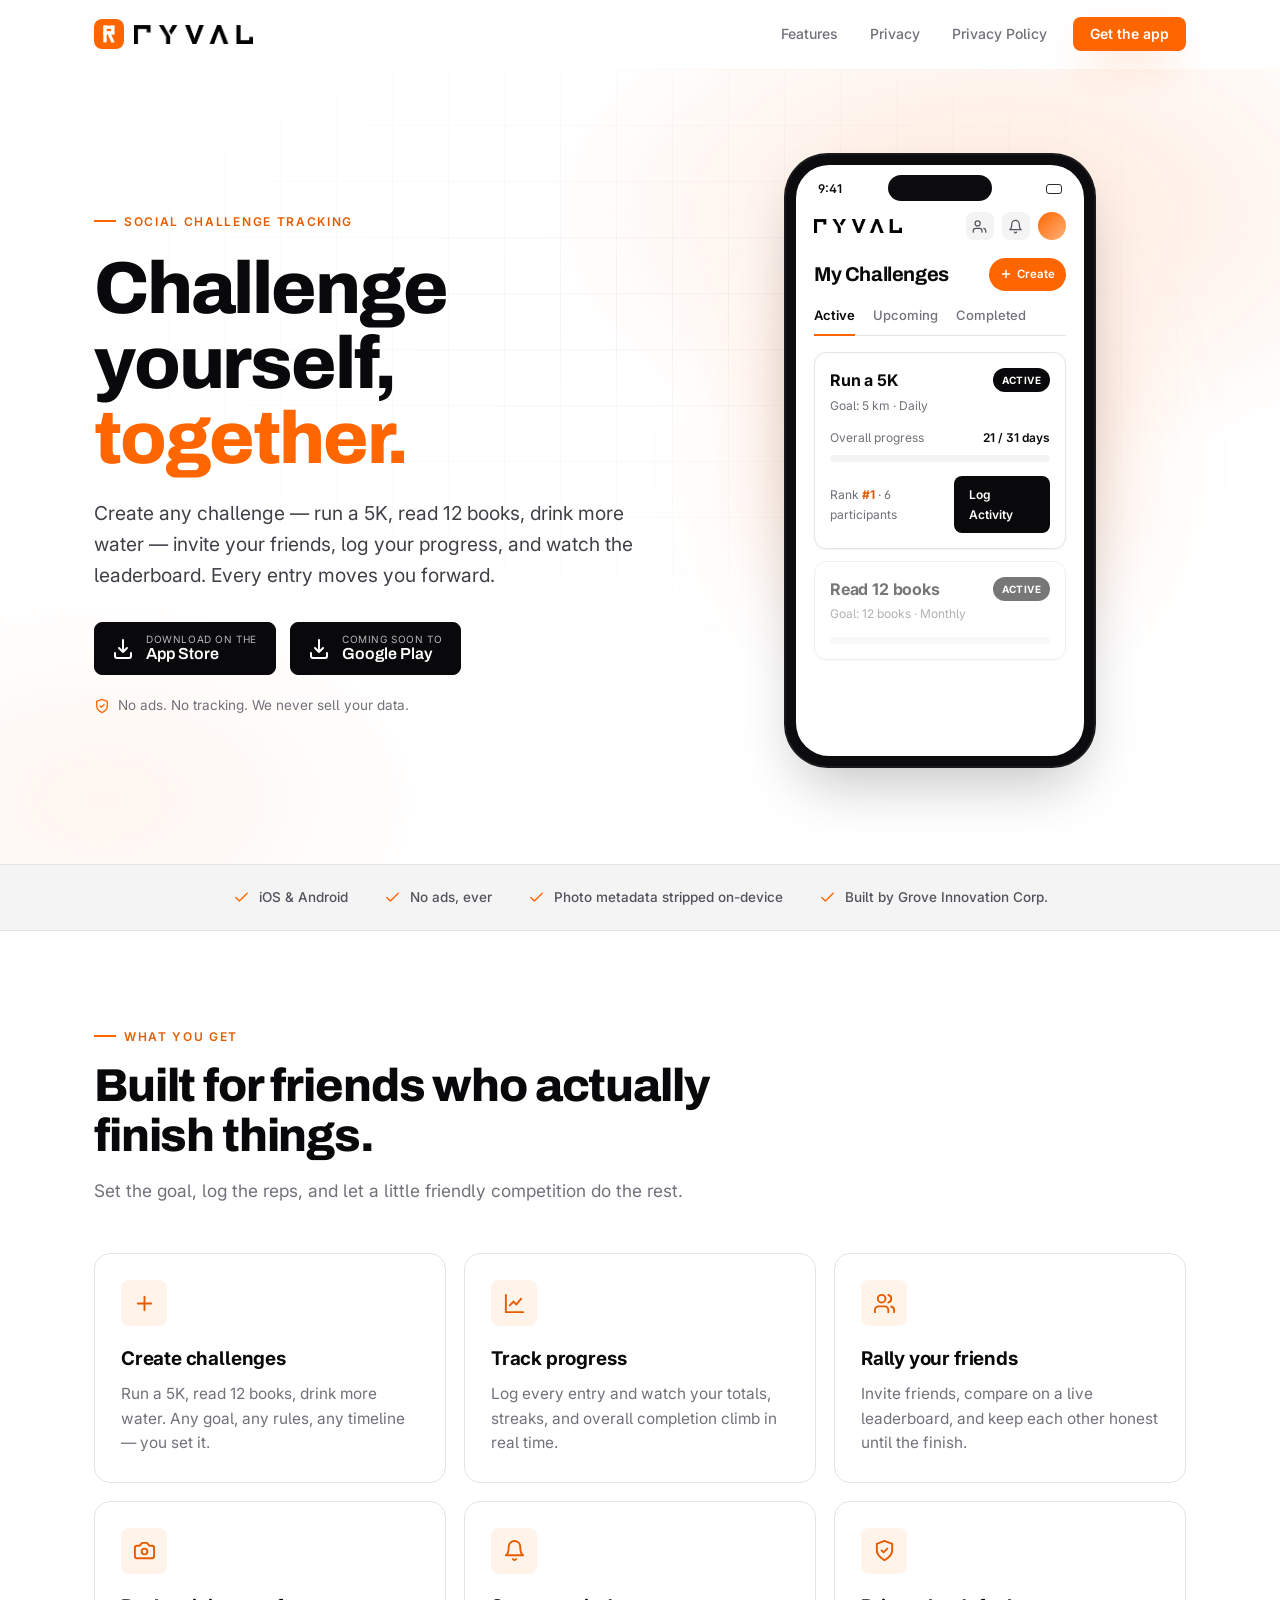
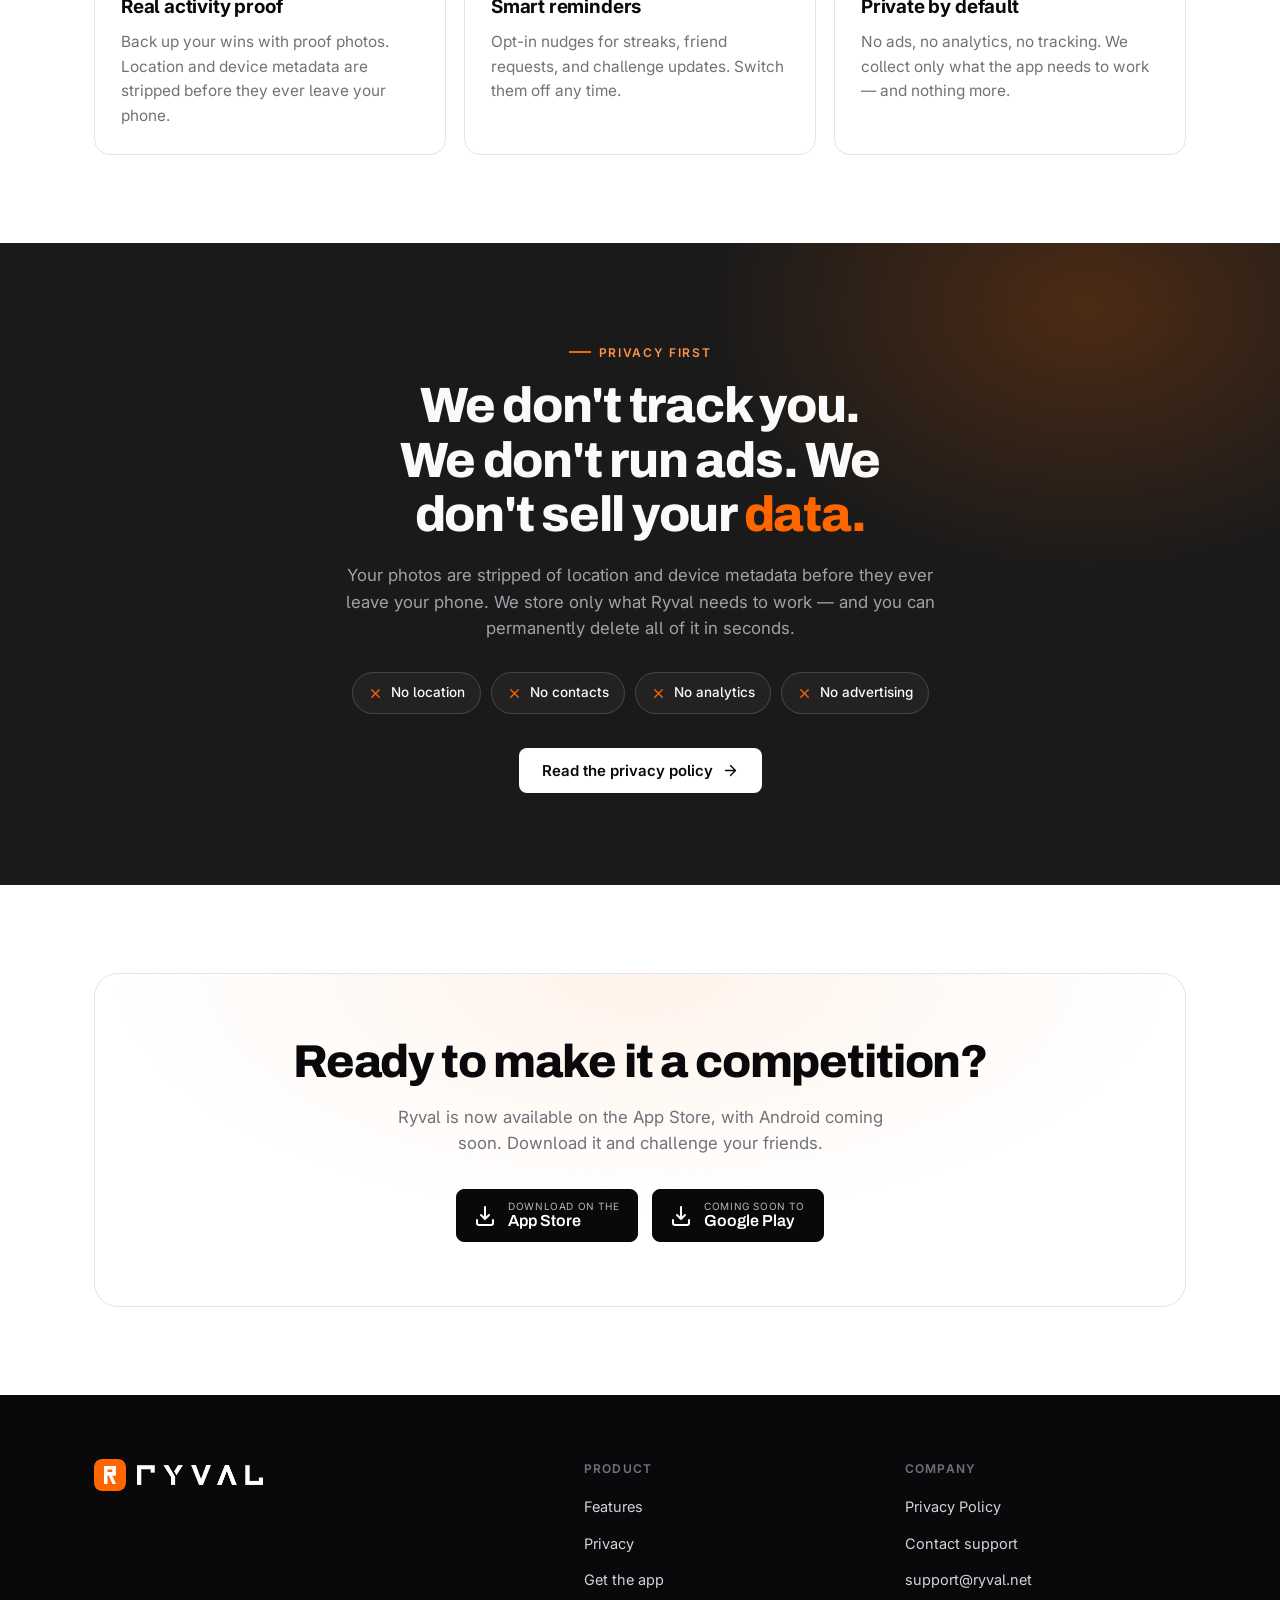
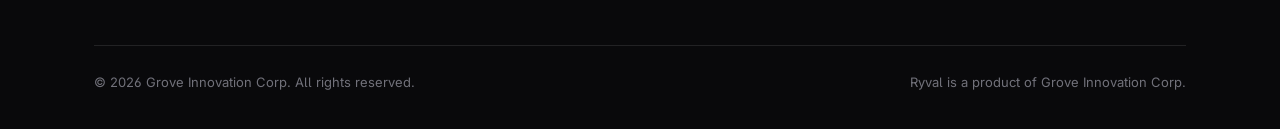
<file: index.html>
<!DOCTYPE html>
<html lang="en">
<head>
  <meta charset="UTF-8" />
  <meta name="viewport" content="width=device-width, initial-scale=1.0" />
  <title>Ryval — Challenge yourself, together</title>
  <meta name="description" content="Ryval is a social challenge tracking app. Create challenges, log your progress, and rally your friends on the leaderboard. No ads. No tracking. Built by Grove Innovation Corp." />

  <link rel="canonical" href="https://ryval.net/" />
  <link rel="icon" href="/assets/favicon.svg" type="image/svg+xml" />
  <link rel="apple-touch-icon" href="/assets/favicon.svg" />
  <meta name="theme-color" content="#ff6600" />

  <!-- Open Graph -->
  <meta property="og:type" content="website" />
  <meta property="og:title" content="Ryval — Challenge yourself, together" />
  <meta property="og:description" content="Create challenges, track your progress, and rally your friends. Ryval turns goals into a game you play together." />
  <meta property="og:url" content="https://ryval.net/" />
  <meta property="og:site_name" content="Ryval" />

  <!-- Fonts -->
  <link rel="preconnect" href="https://fonts.googleapis.com" />
  <link rel="preconnect" href="https://fonts.gstatic.com" crossorigin />
  <link href="https://fonts.googleapis.com/css2?family=Archivo:wght@600;700;800;900&family=Inter:wght@400;500;600;700&display=swap" rel="stylesheet" />

  <link rel="stylesheet" href="/styles.css" />
</head>
<body>

  <!-- ============ Header ============ -->
  <header class="site-header" id="siteHeader">
    <div class="wrap nav">
      <a class="brand" href="/" aria-label="Ryval home">
        <img class="brand__mark" src="/assets/favicon.svg" alt="" width="30" height="30" />
        <img class="brand__wordmark" src="/assets/ryval-wordmark.png" alt="Ryval" />
      </a>
      <nav class="nav__links" aria-label="Primary">
        <a class="nav__link nav__link--hide-sm" href="#features">Features</a>
        <a class="nav__link nav__link--hide-sm" href="#privacy">Privacy</a>
        <a class="nav__link" href="/privacy">Privacy Policy</a>
        <a class="btn btn--primary btn--sm nav__cta" href="https://apps.apple.com/us/app/ryval-challenge-app/id6783577668" target="_blank" rel="noopener">Get the app</a>
      </nav>
    </div>
  </header>

  <main>
    <!-- ============ Hero ============ -->
    <section class="hero">
      <div class="hero__bg"></div>
      <div class="hero__grid"></div>
      <div class="wrap">
        <div class="hero__layout">
          <div class="hero__copy">
            <span class="eyebrow reveal" data-d="1">Social challenge tracking</span>
            <h1 class="reveal" data-d="2">Challenge yourself,<br /><span class="accent">together.</span></h1>
            <p class="hero__lead reveal" data-d="3">
              Create any challenge — run a 5K, read 12 books, drink more water — invite your
              friends, log your progress, and watch the leaderboard. Every entry moves you forward.
            </p>
            <div class="hero__actions reveal" data-d="4">
              <a class="store-btn" href="https://apps.apple.com/us/app/ryval-challenge-app/id6783577668" target="_blank" rel="noopener" aria-label="Download Ryval on the App Store">
                <svg viewBox="0 0 24 24" fill="none" stroke="currentColor" stroke-width="2" stroke-linecap="round" stroke-linejoin="round" aria-hidden="true"><path d="M12 3v12m0 0 4-4m-4 4-4-4"/><path d="M4 16v3a2 2 0 0 0 2 2h12a2 2 0 0 0 2-2v-3"/></svg>
                <span class="store-btn__text"><span class="store-btn__top">Download on the</span><span class="store-btn__bottom">App Store</span></span>
              </a>
              <span class="store-btn" role="img" aria-label="Coming soon to Google Play">
                <svg viewBox="0 0 24 24" fill="none" stroke="currentColor" stroke-width="2" stroke-linecap="round" stroke-linejoin="round" aria-hidden="true"><path d="M12 3v12m0 0 4-4m-4 4-4-4"/><path d="M4 16v3a2 2 0 0 0 2 2h12a2 2 0 0 0 2-2v-3"/></svg>
                <span class="store-btn__text"><span class="store-btn__top">Coming soon to</span><span class="store-btn__bottom">Google Play</span></span>
              </span>
            </div>
            <p class="hero__note reveal" data-d="5">
              <svg viewBox="0 0 24 24" fill="none" stroke="currentColor" stroke-width="2" stroke-linecap="round" stroke-linejoin="round" aria-hidden="true"><path d="M12 22s8-4 8-10V5l-8-3-8 3v7c0 6 8 10 8 10z"/><path d="m9 12 2 2 4-4"/></svg>
              No ads. No tracking. We never sell your data.
            </p>
          </div>

          <!-- Phone mockup -->
          <div class="phone-stage reveal" data-d="3" aria-hidden="true">
            <div class="phone">
              <div class="phone__screen">
                <div class="phone__notch"></div>
                <div class="app__status">
                  <span>9:41</span>
                  <span class="app__status-icons"><span></span></span>
                </div>
                <div class="app__bar">
                  <img class="app__logo" src="/assets/ryval-wordmark.png" alt="" style="filter:none;" />
                  <div class="app__icons">
                    <span class="app__icon"><svg viewBox="0 0 24 24" fill="none" stroke="currentColor" stroke-width="2" stroke-linecap="round" stroke-linejoin="round"><path d="M16 21v-2a4 4 0 0 0-4-4H6a4 4 0 0 0-4 4v2"/><circle cx="9" cy="7" r="4"/><path d="M22 21v-2a4 4 0 0 0-3-3.87"/></svg></span>
                    <span class="app__icon"><svg viewBox="0 0 24 24" fill="none" stroke="currentColor" stroke-width="2" stroke-linecap="round" stroke-linejoin="round"><path d="M6 8a6 6 0 0 1 12 0c0 7 3 9 3 9H3s3-2 3-9"/><path d="M10.3 21a1.94 1.94 0 0 0 3.4 0"/></svg></span>
                    <span class="app__avatar"></span>
                  </div>
                </div>
                <div class="app__body">
                  <div class="app__h">
                    <span class="app__title">My Challenges</span>
                    <span class="app__create"><svg viewBox="0 0 24 24" fill="none" stroke="currentColor" stroke-width="3" stroke-linecap="round"><path d="M12 5v14M5 12h14"/></svg>Create</span>
                  </div>
                  <div class="app__tabs">
                    <span class="app__tab app__tab--on">Active</span>
                    <span class="app__tab">Upcoming</span>
                    <span class="app__tab">Completed</span>
                  </div>

                  <div class="ch">
                    <div class="ch__top">
                      <div>
                        <div class="ch__name">Run a 5K</div>
                        <div class="ch__sub">Goal: 5 km · Daily</div>
                      </div>
                      <span class="ch__badge">Active</span>
                    </div>
                    <div class="ch__row"><span class="ch__row-label">Overall progress</span><span class="ch__row-val">21 / 31 days</span></div>
                    <div class="bar"><span class="bar__fill"></span></div>
                    <div class="ch__foot">
                      <span class="ch__rank">Rank <b>#1</b> · 6 participants</span>
                      <span class="ch__log">Log Activity</span>
                    </div>
                  </div>

                  <div class="ch ch--ghost">
                    <div class="ch__top">
                      <div>
                        <div class="ch__name">Read 12 books</div>
                        <div class="ch__sub">Goal: 12 books · Monthly</div>
                      </div>
                      <span class="ch__badge">Active</span>
                    </div>
                    <div class="bar" style="margin-top:13px;"><span class="bar__fill" style="width:42%;"></span></div>
                  </div>
                </div>
              </div>
            </div>
          </div>
        </div>
      </div>
    </section>

    <!-- ============ Trust strip ============ -->
    <div class="trust">
      <div class="wrap trust__inner">
        <span class="trust__item"><svg viewBox="0 0 24 24" fill="none" stroke="currentColor" stroke-width="2" stroke-linecap="round" stroke-linejoin="round"><path d="M20 6 9 17l-5-5"/></svg>iOS &amp; Android</span>
        <span class="trust__item"><svg viewBox="0 0 24 24" fill="none" stroke="currentColor" stroke-width="2" stroke-linecap="round" stroke-linejoin="round"><path d="M20 6 9 17l-5-5"/></svg>No ads, ever</span>
        <span class="trust__item"><svg viewBox="0 0 24 24" fill="none" stroke="currentColor" stroke-width="2" stroke-linecap="round" stroke-linejoin="round"><path d="M20 6 9 17l-5-5"/></svg>Photo metadata stripped on-device</span>
        <span class="trust__item"><svg viewBox="0 0 24 24" fill="none" stroke="currentColor" stroke-width="2" stroke-linecap="round" stroke-linejoin="round"><path d="M20 6 9 17l-5-5"/></svg>Built by Grove Innovation Corp.</span>
      </div>
    </div>

    <!-- ============ Features ============ -->
    <section class="section" id="features">
      <div class="wrap">
        <div class="section__head">
          <span class="eyebrow">What you get</span>
          <h2>Built for friends who actually finish things.</h2>
          <p class="section__sub">Set the goal, log the reps, and let a little friendly competition do the rest.</p>
        </div>
        <div class="features">
          <article class="feature">
            <div class="feature__icon"><svg viewBox="0 0 24 24" fill="none" stroke="currentColor" stroke-width="2" stroke-linecap="round" stroke-linejoin="round"><path d="M12 5v14M5 12h14"/></svg></div>
            <h3>Create challenges</h3>
            <p>Run a 5K, read 12 books, drink more water. Any goal, any rules, any timeline — you set it.</p>
          </article>
          <article class="feature">
            <div class="feature__icon"><svg viewBox="0 0 24 24" fill="none" stroke="currentColor" stroke-width="2" stroke-linecap="round" stroke-linejoin="round"><path d="M3 3v18h18"/><path d="m7 14 4-4 3 3 5-6"/></svg></div>
            <h3>Track progress</h3>
            <p>Log every entry and watch your totals, streaks, and overall completion climb in real time.</p>
          </article>
          <article class="feature">
            <div class="feature__icon"><svg viewBox="0 0 24 24" fill="none" stroke="currentColor" stroke-width="2" stroke-linecap="round" stroke-linejoin="round"><path d="M16 21v-2a4 4 0 0 0-4-4H6a4 4 0 0 0-4 4v2"/><circle cx="9" cy="7" r="4"/><path d="M22 21v-2a4 4 0 0 0-3-3.87"/><path d="M16 3.13a4 4 0 0 1 0 7.75"/></svg></div>
            <h3>Rally your friends</h3>
            <p>Invite friends, compare on a live leaderboard, and keep each other honest until the finish.</p>
          </article>
          <article class="feature">
            <div class="feature__icon"><svg viewBox="0 0 24 24" fill="none" stroke="currentColor" stroke-width="2" stroke-linecap="round" stroke-linejoin="round"><path d="M14.5 4h-5L7 7H4a2 2 0 0 0-2 2v9a2 2 0 0 0 2 2h16a2 2 0 0 0 2-2V9a2 2 0 0 0-2-2h-3l-2.5-3z"/><circle cx="12" cy="13" r="3"/></svg></div>
            <h3>Real activity proof</h3>
            <p>Back up your wins with proof photos. Location and device metadata are stripped before they ever leave your phone.</p>
          </article>
          <article class="feature">
            <div class="feature__icon"><svg viewBox="0 0 24 24" fill="none" stroke="currentColor" stroke-width="2" stroke-linecap="round" stroke-linejoin="round"><path d="M6 8a6 6 0 0 1 12 0c0 7 3 9 3 9H3s3-2 3-9"/><path d="M10.3 21a1.94 1.94 0 0 0 3.4 0"/></svg></div>
            <h3>Smart reminders</h3>
            <p>Opt-in nudges for streaks, friend requests, and challenge updates. Switch them off any time.</p>
          </article>
          <article class="feature">
            <div class="feature__icon"><svg viewBox="0 0 24 24" fill="none" stroke="currentColor" stroke-width="2" stroke-linecap="round" stroke-linejoin="round"><path d="M12 22s8-4 8-10V5l-8-3-8 3v7c0 6 8 10 8 10z"/><path d="m9 12 2 2 4-4"/></svg></div>
            <h3>Private by default</h3>
            <p>No ads, no analytics, no tracking. We collect only what the app needs to work — and nothing more.</p>
          </article>
        </div>
      </div>
    </section>

    <!-- ============ Privacy band ============ -->
    <section class="privacy-band" id="privacy">
      <div class="wrap privacy-band__inner">
        <span class="eyebrow">Privacy first</span>
        <h2>We don't track you. We don't run ads. We don't sell your <span class="accent">data.</span></h2>
        <p>
          Your photos are stripped of location and device metadata before they ever leave your phone.
          We store only what Ryval needs to work — and you can permanently delete all of it in seconds.
        </p>
        <div class="privacy-chips">
          <span class="chip"><svg viewBox="0 0 24 24" fill="none" stroke="currentColor" stroke-width="2" stroke-linecap="round" stroke-linejoin="round"><path d="M18 6 6 18M6 6l12 12"/></svg>No location</span>
          <span class="chip"><svg viewBox="0 0 24 24" fill="none" stroke="currentColor" stroke-width="2" stroke-linecap="round" stroke-linejoin="round"><path d="M18 6 6 18M6 6l12 12"/></svg>No contacts</span>
          <span class="chip"><svg viewBox="0 0 24 24" fill="none" stroke="currentColor" stroke-width="2" stroke-linecap="round" stroke-linejoin="round"><path d="M18 6 6 18M6 6l12 12"/></svg>No analytics</span>
          <span class="chip"><svg viewBox="0 0 24 24" fill="none" stroke="currentColor" stroke-width="2" stroke-linecap="round" stroke-linejoin="round"><path d="M18 6 6 18M6 6l12 12"/></svg>No advertising</span>
        </div>
        <a class="btn btn--light" href="/privacy">
          Read the privacy policy
          <svg viewBox="0 0 24 24" fill="none" stroke="currentColor" stroke-width="2" stroke-linecap="round" stroke-linejoin="round" aria-hidden="true"><path d="M5 12h14M12 5l7 7-7 7"/></svg>
        </a>
      </div>
    </section>

    <!-- ============ Final CTA ============ -->
    <section class="section cta" id="get">
      <div class="wrap">
        <div class="cta__box">
          <h2>Ready to make it a competition?</h2>
          <p>Ryval is now available on the App Store, with Android coming soon. Download it and challenge your friends.</p>
          <div class="cta__actions">
            <a class="store-btn" href="https://apps.apple.com/us/app/ryval-challenge-app/id6783577668" target="_blank" rel="noopener" aria-label="Download Ryval on the App Store">
              <svg viewBox="0 0 24 24" fill="none" stroke="currentColor" stroke-width="2" stroke-linecap="round" stroke-linejoin="round" aria-hidden="true"><path d="M12 3v12m0 0 4-4m-4 4-4-4"/><path d="M4 16v3a2 2 0 0 0 2 2h12a2 2 0 0 0 2-2v-3"/></svg>
              <span class="store-btn__text"><span class="store-btn__top">Download on the</span><span class="store-btn__bottom">App Store</span></span>
            </a>
            <span class="store-btn" role="img" aria-label="Coming soon to Google Play">
              <svg viewBox="0 0 24 24" fill="none" stroke="currentColor" stroke-width="2" stroke-linecap="round" stroke-linejoin="round" aria-hidden="true"><path d="M12 3v12m0 0 4-4m-4 4-4-4"/><path d="M4 16v3a2 2 0 0 0 2 2h12a2 2 0 0 0 2-2v-3"/></svg>
              <span class="store-btn__text"><span class="store-btn__top">Coming soon to</span><span class="store-btn__bottom">Google Play</span></span>
            </span>
          </div>
        </div>
      </div>
    </section>
  </main>

  <!-- ============ Footer ============ -->
  <footer class="site-footer">
    <div class="wrap">
      <div class="footer__grid">
        <div class="footer__brand">
          <div class="footer__brand-mark">
            <img class="brand__mark" src="/assets/favicon.svg" alt="" width="32" height="32" />
            <img class="footer__wordmark" src="/assets/ryval-wordmark.png" alt="Ryval" />
          </div>
        </div>

        <div class="footer__col">
          <h4>Product</h4>
          <ul>
            <li><a href="/#features">Features</a></li>
            <li><a href="/#privacy">Privacy</a></li>
            <li><a href="https://apps.apple.com/us/app/ryval-challenge-app/id6783577668" target="_blank" rel="noopener">Get the app</a></li>
          </ul>
        </div>

        <div class="footer__col">
          <h4>Company</h4>
          <ul>
            <li><a href="/privacy">Privacy Policy</a></li>
            <li><a href="mailto:support@ryval.net">Contact support</a></li>
            <li><a href="mailto:support@ryval.net">support@ryval.net</a></li>
          </ul>
        </div>
      </div>

      <div class="footer__bottom">
        <span>© 2026 Grove Innovation Corp. All rights reserved.</span>
        <span>Ryval is a product of Grove Innovation Corp.</span>
      </div>
    </div>
  </footer>

  <script>
    // Header border on scroll
    (function () {
      var header = document.getElementById('siteHeader');
      if (!header) return;
      var onScroll = function () {
        header.setAttribute('data-scrolled', window.scrollY > 8 ? 'true' : 'false');
      };
      onScroll();
      window.addEventListener('scroll', onScroll, { passive: true });
    })();
  </script>
</body>
</html>
</file>
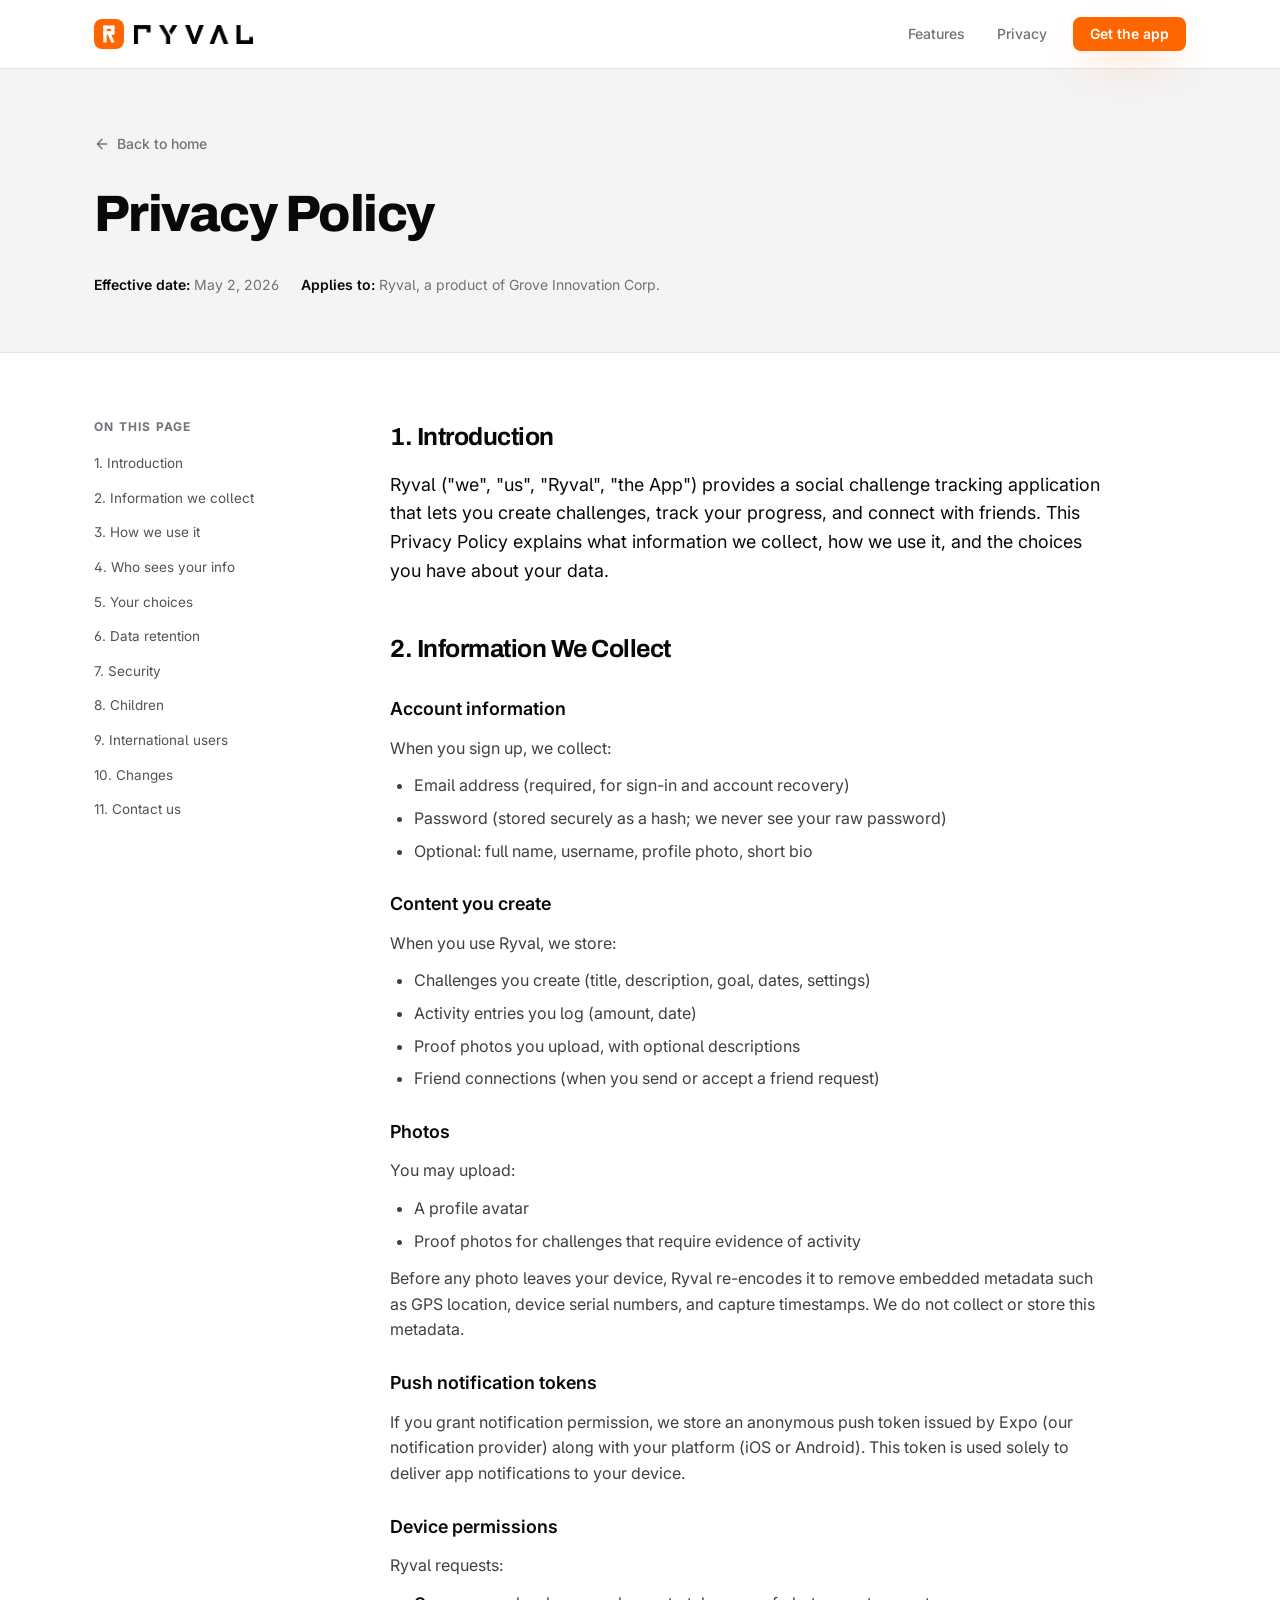
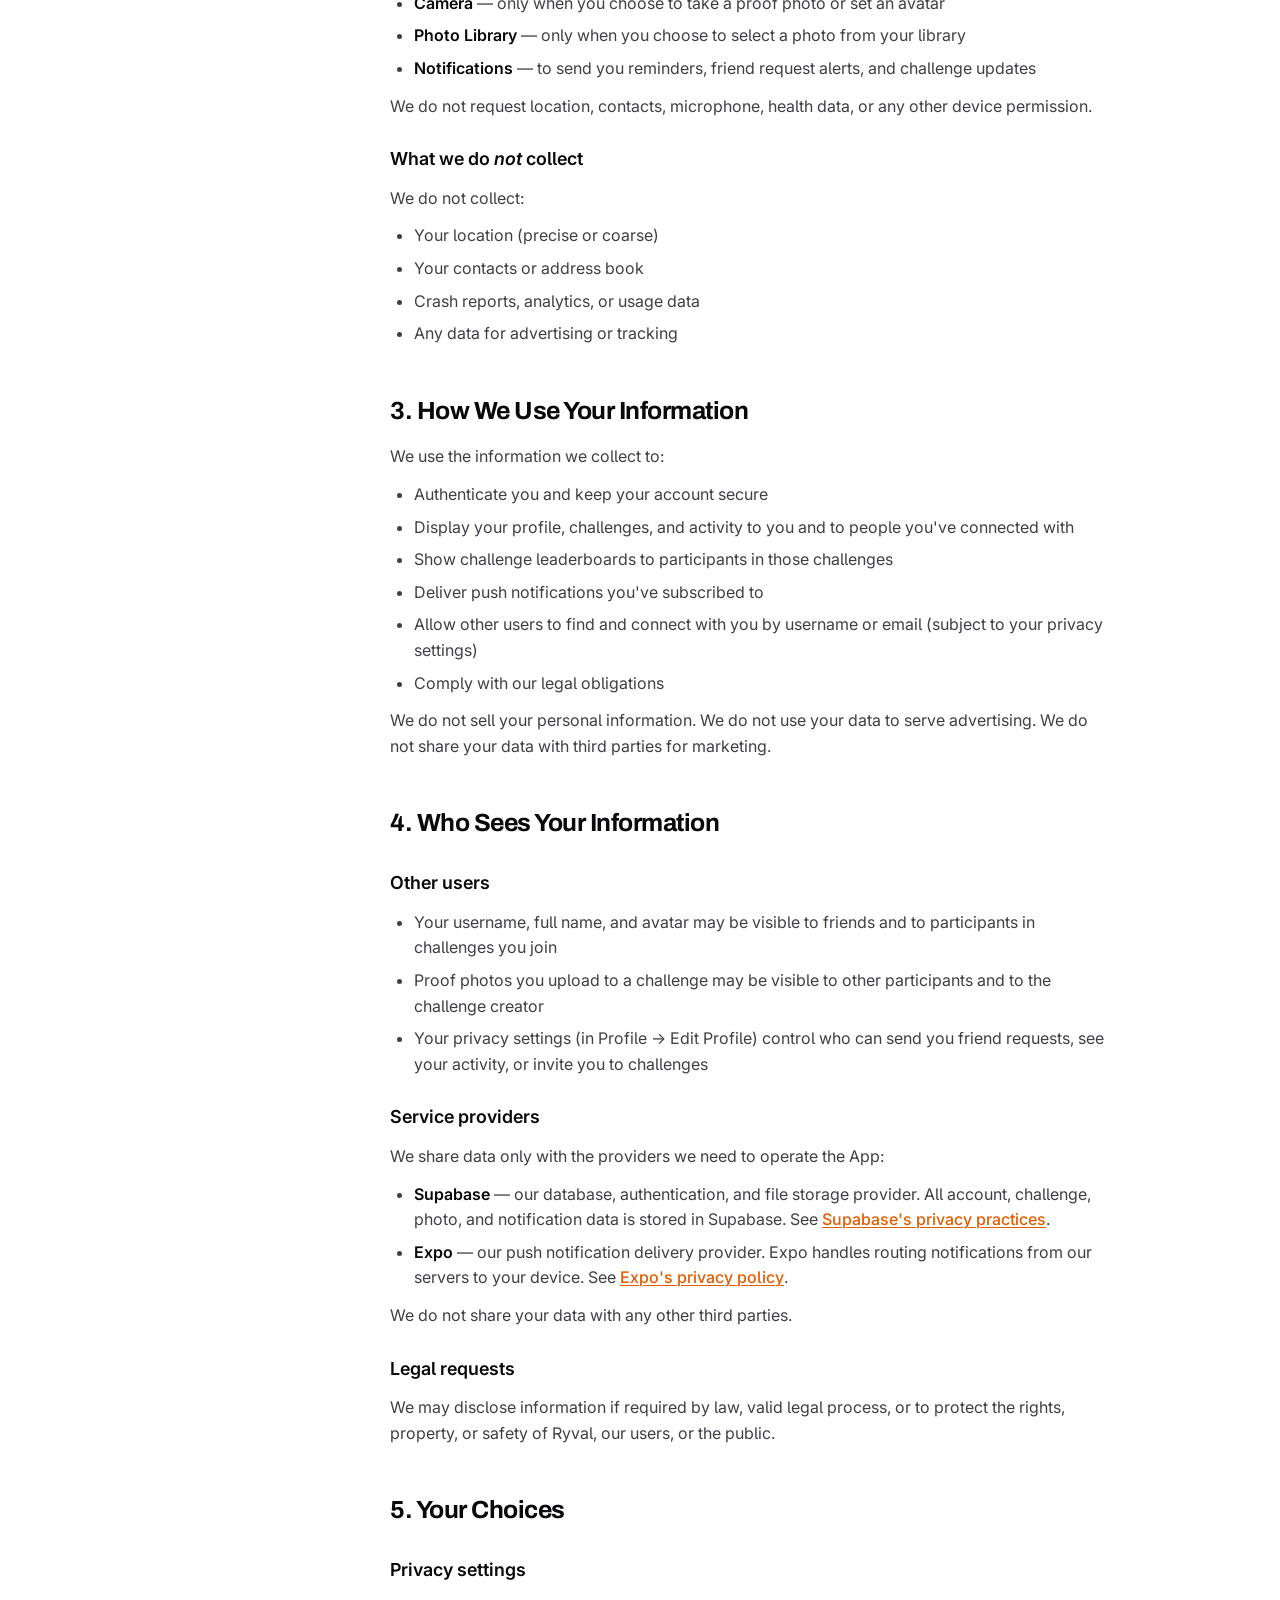
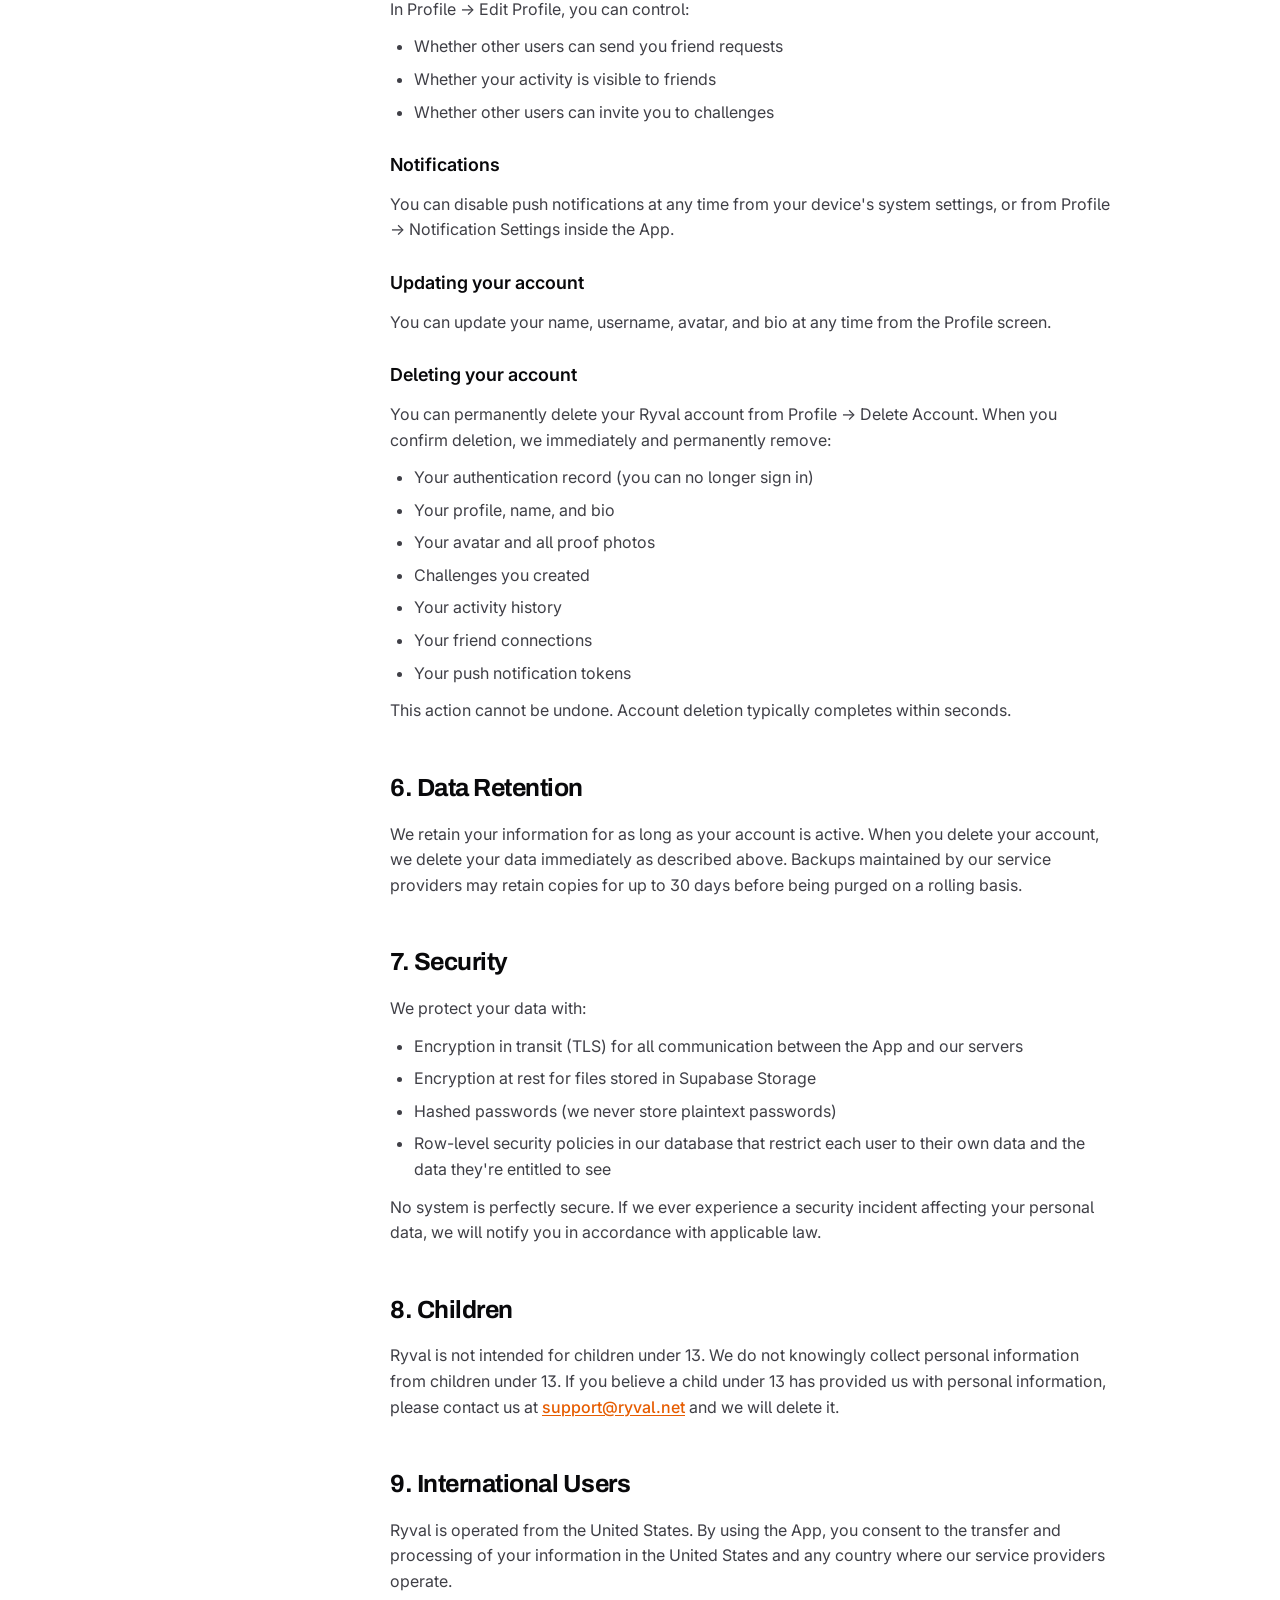
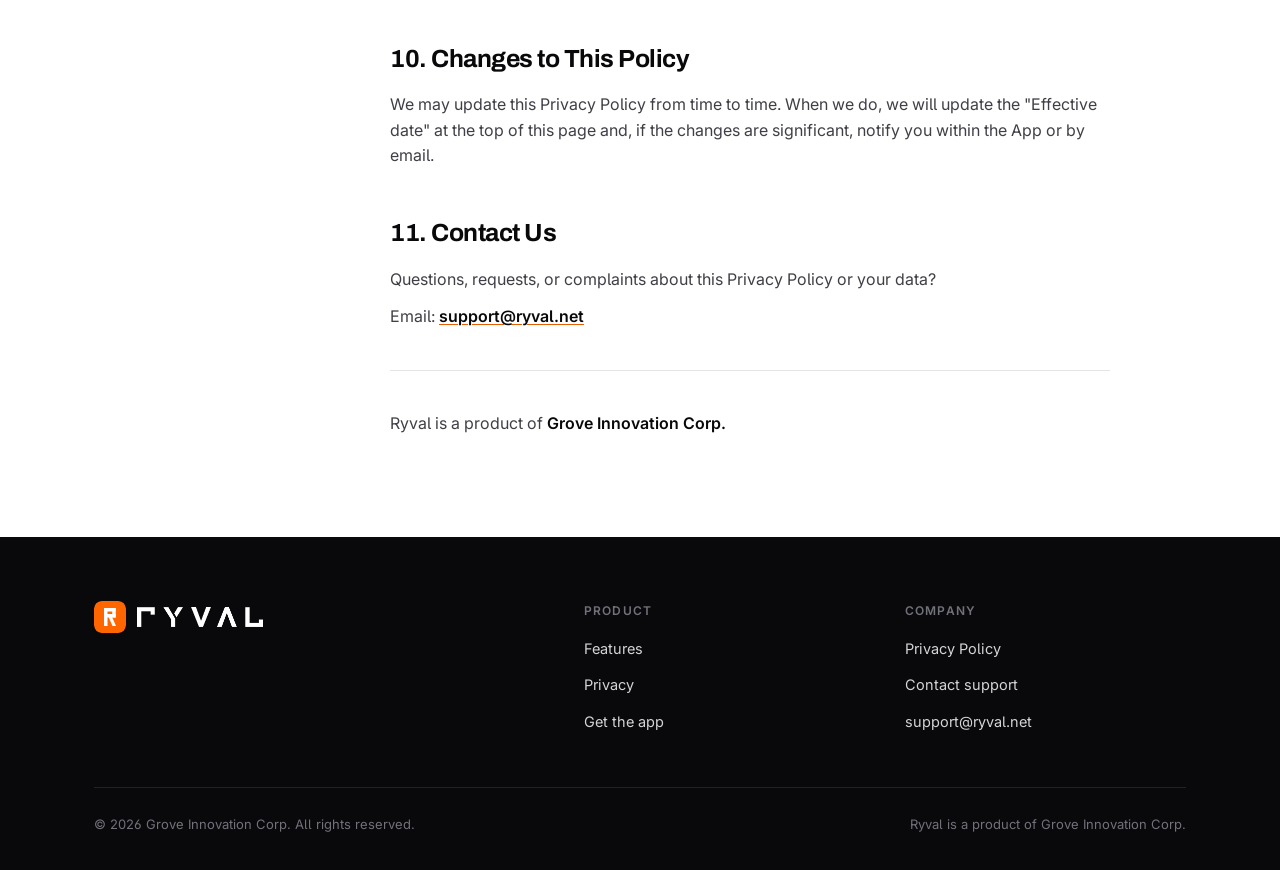
<file: privacy/index.html>
<!DOCTYPE html>
<html lang="en">
<head>
  <meta charset="UTF-8" />
  <meta name="viewport" content="width=device-width, initial-scale=1.0" />
  <title>Privacy Policy — Ryval</title>
  <meta name="description" content="How Ryval, a product of Grove Innovation Corp., collects, uses, and protects your data. We don't track you, run ads, or sell your data." />

  <link rel="canonical" href="https://ryval.net/privacy" />
  <link rel="icon" href="/assets/favicon.svg" type="image/svg+xml" />
  <link rel="apple-touch-icon" href="/assets/favicon.svg" />
  <meta name="theme-color" content="#ff6600" />

  <link rel="preconnect" href="https://fonts.googleapis.com" />
  <link rel="preconnect" href="https://fonts.gstatic.com" crossorigin />
  <link href="https://fonts.googleapis.com/css2?family=Archivo:wght@600;700;800;900&family=Inter:wght@400;500;600;700&display=swap" rel="stylesheet" />

  <link rel="stylesheet" href="/styles.css" />
</head>
<body>

  <!-- ============ Header ============ -->
  <header class="site-header" id="siteHeader" data-scrolled="true">
    <div class="wrap nav">
      <a class="brand" href="/" aria-label="Ryval home">
        <img class="brand__mark" src="/assets/favicon.svg" alt="" width="30" height="30" />
        <img class="brand__wordmark" src="/assets/ryval-wordmark.png" alt="Ryval" />
      </a>
      <nav class="nav__links" aria-label="Primary">
        <a class="nav__link nav__link--hide-sm" href="/#features">Features</a>
        <a class="nav__link nav__link--hide-sm" href="/#privacy">Privacy</a>
        <a class="btn btn--primary btn--sm nav__cta" href="/#get">Get the app</a>
      </nav>
    </div>
  </header>

  <main>
    <!-- ============ Legal hero ============ -->
    <section class="legal-hero">
      <div class="wrap">
        <a class="back-link" href="/">
          <svg viewBox="0 0 24 24" fill="none" stroke="currentColor" stroke-width="2" stroke-linecap="round" stroke-linejoin="round" aria-hidden="true"><path d="M19 12H5M12 19l-7-7 7-7"/></svg>
          Back to home
        </a>
        <h1>Privacy Policy</h1>
        <div class="legal-hero__meta">
          <span><b>Effective date:</b> May 2, 2026</span>
          <span><b>Applies to:</b> Ryval, a product of Grove Innovation Corp.</span>
        </div>
      </div>
    </section>

    <section class="legal">
      <div class="wrap legal__layout">
        <!-- TOC -->
        <aside class="legal__toc" aria-label="On this page">
          <h4>On this page</h4>
          <ul>
            <li><a href="#introduction">1. Introduction</a></li>
            <li><a href="#information-we-collect">2. Information we collect</a></li>
            <li><a href="#how-we-use">3. How we use it</a></li>
            <li><a href="#who-sees">4. Who sees your info</a></li>
            <li><a href="#your-choices">5. Your choices</a></li>
            <li><a href="#data-retention">6. Data retention</a></li>
            <li><a href="#security">7. Security</a></li>
            <li><a href="#children">8. Children</a></li>
            <li><a href="#international">9. International users</a></li>
            <li><a href="#changes">10. Changes</a></li>
            <li><a href="#contact">11. Contact us</a></li>
          </ul>
        </aside>

        <!-- Policy body -->
        <div class="prose">
          <h2 id="introduction">1. Introduction</h2>
          <p class="lead">
            Ryval ("we", "us", "Ryval", "the App") provides a social challenge tracking application
            that lets you create challenges, track your progress, and connect with friends. This
            Privacy Policy explains what information we collect, how we use it, and the choices you
            have about your data.
          </p>

          <h2 id="information-we-collect">2. Information We Collect</h2>

          <h3>Account information</h3>
          <p>When you sign up, we collect:</p>
          <ul>
            <li>Email address (required, for sign-in and account recovery)</li>
            <li>Password (stored securely as a hash; we never see your raw password)</li>
            <li>Optional: full name, username, profile photo, short bio</li>
          </ul>

          <h3>Content you create</h3>
          <p>When you use Ryval, we store:</p>
          <ul>
            <li>Challenges you create (title, description, goal, dates, settings)</li>
            <li>Activity entries you log (amount, date)</li>
            <li>Proof photos you upload, with optional descriptions</li>
            <li>Friend connections (when you send or accept a friend request)</li>
          </ul>

          <h3>Photos</h3>
          <p>You may upload:</p>
          <ul>
            <li>A profile avatar</li>
            <li>Proof photos for challenges that require evidence of activity</li>
          </ul>
          <p>
            Before any photo leaves your device, Ryval re-encodes it to remove embedded metadata such
            as GPS location, device serial numbers, and capture timestamps. We do not collect or store
            this metadata.
          </p>

          <h3>Push notification tokens</h3>
          <p>
            If you grant notification permission, we store an anonymous push token issued by Expo (our
            notification provider) along with your platform (iOS or Android). This token is used solely
            to deliver app notifications to your device.
          </p>

          <h3>Device permissions</h3>
          <p>Ryval requests:</p>
          <ul>
            <li><strong>Camera</strong> — only when you choose to take a proof photo or set an avatar</li>
            <li><strong>Photo Library</strong> — only when you choose to select a photo from your library</li>
            <li><strong>Notifications</strong> — to send you reminders, friend request alerts, and challenge updates</li>
          </ul>
          <p>We do not request location, contacts, microphone, health data, or any other device permission.</p>

          <h3>What we do <em>not</em> collect</h3>
          <p>We do not collect:</p>
          <ul>
            <li>Your location (precise or coarse)</li>
            <li>Your contacts or address book</li>
            <li>Crash reports, analytics, or usage data</li>
            <li>Any data for advertising or tracking</li>
          </ul>

          <h2 id="how-we-use">3. How We Use Your Information</h2>
          <p>We use the information we collect to:</p>
          <ul>
            <li>Authenticate you and keep your account secure</li>
            <li>Display your profile, challenges, and activity to you and to people you've connected with</li>
            <li>Show challenge leaderboards to participants in those challenges</li>
            <li>Deliver push notifications you've subscribed to</li>
            <li>Allow other users to find and connect with you by username or email (subject to your privacy settings)</li>
            <li>Comply with our legal obligations</li>
          </ul>
          <p>
            We do not sell your personal information. We do not use your data to serve advertising. We
            do not share your data with third parties for marketing.
          </p>

          <h2 id="who-sees">4. Who Sees Your Information</h2>

          <h3>Other users</h3>
          <ul>
            <li>Your username, full name, and avatar may be visible to friends and to participants in challenges you join</li>
            <li>Proof photos you upload to a challenge may be visible to other participants and to the challenge creator</li>
            <li>Your privacy settings (in Profile → Edit Profile) control who can send you friend requests, see your activity, or invite you to challenges</li>
          </ul>

          <h3>Service providers</h3>
          <p>We share data only with the providers we need to operate the App:</p>
          <ul>
            <li><strong>Supabase</strong> — our database, authentication, and file storage provider. All account, challenge, photo, and notification data is stored in Supabase. See <a href="https://supabase.com/privacy" target="_blank" rel="noopener noreferrer">Supabase's privacy practices</a>.</li>
            <li><strong>Expo</strong> — our push notification delivery provider. Expo handles routing notifications from our servers to your device. See <a href="https://expo.dev/privacy" target="_blank" rel="noopener noreferrer">Expo's privacy policy</a>.</li>
          </ul>
          <p>We do not share your data with any other third parties.</p>

          <h3>Legal requests</h3>
          <p>
            We may disclose information if required by law, valid legal process, or to protect the
            rights, property, or safety of Ryval, our users, or the public.
          </p>

          <h2 id="your-choices">5. Your Choices</h2>

          <h3>Privacy settings</h3>
          <p>In Profile → Edit Profile, you can control:</p>
          <ul>
            <li>Whether other users can send you friend requests</li>
            <li>Whether your activity is visible to friends</li>
            <li>Whether other users can invite you to challenges</li>
          </ul>

          <h3>Notifications</h3>
          <p>
            You can disable push notifications at any time from your device's system settings, or from
            Profile → Notification Settings inside the App.
          </p>

          <h3>Updating your account</h3>
          <p>You can update your name, username, avatar, and bio at any time from the Profile screen.</p>

          <h3>Deleting your account</h3>
          <p>
            You can permanently delete your Ryval account from Profile → Delete Account. When you
            confirm deletion, we immediately and permanently remove:
          </p>
          <ul>
            <li>Your authentication record (you can no longer sign in)</li>
            <li>Your profile, name, and bio</li>
            <li>Your avatar and all proof photos</li>
            <li>Challenges you created</li>
            <li>Your activity history</li>
            <li>Your friend connections</li>
            <li>Your push notification tokens</li>
          </ul>
          <p>This action cannot be undone. Account deletion typically completes within seconds.</p>

          <h2 id="data-retention">6. Data Retention</h2>
          <p>
            We retain your information for as long as your account is active. When you delete your
            account, we delete your data immediately as described above. Backups maintained by our
            service providers may retain copies for up to 30 days before being purged on a rolling
            basis.
          </p>

          <h2 id="security">7. Security</h2>
          <p>We protect your data with:</p>
          <ul>
            <li>Encryption in transit (TLS) for all communication between the App and our servers</li>
            <li>Encryption at rest for files stored in Supabase Storage</li>
            <li>Hashed passwords (we never store plaintext passwords)</li>
            <li>Row-level security policies in our database that restrict each user to their own data and the data they're entitled to see</li>
          </ul>
          <p>
            No system is perfectly secure. If we ever experience a security incident affecting your
            personal data, we will notify you in accordance with applicable law.
          </p>

          <h2 id="children">8. Children</h2>
          <p>
            Ryval is not intended for children under 13. We do not knowingly collect personal
            information from children under 13. If you believe a child under 13 has provided us with
            personal information, please contact us at
            <a href="mailto:support@ryval.net">support@ryval.net</a> and we will delete it.
          </p>

          <h2 id="international">9. International Users</h2>
          <p>
            Ryval is operated from the United States. By using the App, you consent to the transfer and
            processing of your information in the United States and any country where our service
            providers operate.
          </p>

          <h2 id="changes">10. Changes to This Policy</h2>
          <p>
            We may update this Privacy Policy from time to time. When we do, we will update the
            "Effective date" at the top of this page and, if the changes are significant, notify you
            within the App or by email.
          </p>

          <h2 id="contact">11. Contact Us</h2>
          <p>Questions, requests, or complaints about this Privacy Policy or your data?</p>
          <p>
            Email: <a href="mailto:support@ryval.net"><strong>support@ryval.net</strong></a>
          </p>
          <hr />
          <p>
            Ryval is a product of <strong>Grove Innovation Corp.</strong>
          </p>
        </div>
      </div>
    </section>
  </main>

  <!-- ============ Footer ============ -->
  <footer class="site-footer">
    <div class="wrap">
      <div class="footer__grid">
        <div class="footer__brand">
          <div class="footer__brand-mark">
            <img class="brand__mark" src="/assets/favicon.svg" alt="" width="32" height="32" />
            <img class="footer__wordmark" src="/assets/ryval-wordmark.png" alt="Ryval" />
          </div>
        </div>

        <div class="footer__col">
          <h4>Product</h4>
          <ul>
            <li><a href="/#features">Features</a></li>
            <li><a href="/#privacy">Privacy</a></li>
            <li><a href="/#get">Get the app</a></li>
          </ul>
        </div>

        <div class="footer__col">
          <h4>Company</h4>
          <ul>
            <li><a href="/privacy">Privacy Policy</a></li>
            <li><a href="mailto:support@ryval.net">Contact support</a></li>
            <li><a href="mailto:support@ryval.net">support@ryval.net</a></li>
          </ul>
        </div>
      </div>

      <div class="footer__bottom">
        <span>© 2026 Grove Innovation Corp. All rights reserved.</span>
        <span>Ryval is a product of Grove Innovation Corp.</span>
      </div>
    </div>
  </footer>
</body>
</html>
</file>
<file: styles.css>
/* ============================================================
   Ryval — Grove Innovation Corp.
   Landing + Privacy styles. Light theme per brand-kit.md.
   ============================================================ */

/* ---- Design tokens ---- */
:root {
  --orange: #ff6600;
  --orange-600: #e65c00;
  --orange-tint: #fff3ea;

  --bg: #ffffff;
  --ink: #09090b;
  --muted: #f4f4f5;
  --muted-fg: #71717a;
  --border: #e4e4e7;
  --splash: #1a1a1a;

  --radius-sm: 4px;
  --radius-md: 8px;
  --radius-lg: 12px;
  --radius-xl: 16px;
  --radius-2xl: 24px;
  --radius-full: 9999px;

  --font-body: "Inter", ui-sans-serif, system-ui, -apple-system, "Segoe UI", Helvetica, Arial, sans-serif;
  --font-display: "Archivo", "Inter", ui-sans-serif, system-ui, -apple-system, sans-serif;

  --shadow-sm: 0 1px 2px rgba(9, 9, 11, 0.06);
  --shadow-md: 0 8px 24px -6px rgba(9, 9, 11, 0.12);
  --shadow-lg: 0 28px 60px -18px rgba(9, 9, 11, 0.28);
  --shadow-orange: 0 18px 40px -12px rgba(255, 102, 0, 0.45);

  --maxw: 1140px;
  --ease: cubic-bezier(0.22, 1, 0.36, 1);
}

/* ---- Reset ---- */
*, *::before, *::after { box-sizing: border-box; margin: 0; padding: 0; }

html { scroll-behavior: smooth; -webkit-text-size-adjust: 100%; }

body {
  font-family: var(--font-body);
  background: var(--bg);
  color: var(--ink);
  font-size: 16px;
  line-height: 1.6;
  font-feature-settings: "cv05" 1, "ss01" 1;
  -webkit-font-smoothing: antialiased;
  -moz-osx-font-smoothing: grayscale;
  overflow-x: hidden;
}

img { max-width: 100%; display: block; }
a { color: inherit; text-decoration: none; }

:focus-visible {
  outline: 3px solid var(--orange);
  outline-offset: 2px;
  border-radius: var(--radius-sm);
}

::selection { background: var(--orange); color: #fff; }

/* ---- Layout helpers ---- */
.wrap { width: 100%; max-width: var(--maxw); margin-inline: auto; padding-inline: 24px; }

.eyebrow {
  display: inline-flex;
  align-items: center;
  gap: 8px;
  font-size: 12px;
  font-weight: 600;
  letter-spacing: 0.14em;
  text-transform: uppercase;
  color: var(--orange-600);
}
.eyebrow::before {
  content: "";
  width: 22px;
  height: 2px;
  background: var(--orange);
  display: inline-block;
}

/* ============================================================
   Header
   ============================================================ */
.site-header {
  position: sticky;
  top: 0;
  z-index: 50;
  background: rgba(255, 255, 255, 0.78);
  backdrop-filter: saturate(180%) blur(14px);
  -webkit-backdrop-filter: saturate(180%) blur(14px);
  border-bottom: 1px solid transparent;
  transition: border-color 0.3s var(--ease), background 0.3s var(--ease);
}
.site-header[data-scrolled="true"] {
  border-bottom-color: var(--border);
  background: rgba(255, 255, 255, 0.92);
}
.nav {
  display: flex;
  align-items: center;
  justify-content: space-between;
  height: 68px;
}
.brand {
  display: inline-flex;
  align-items: center;
  gap: 10px;
}
.brand__mark { width: 30px; height: 30px; border-radius: 8px; box-shadow: var(--shadow-sm); }
.brand__wordmark { height: 19px; width: auto; }
.brand__name-sr { position: absolute; width: 1px; height: 1px; overflow: hidden; clip: rect(0 0 0 0); }

.nav__links { display: flex; align-items: center; gap: 8px; }
.nav__link {
  font-size: 14px;
  font-weight: 500;
  color: var(--muted-fg);
  padding: 8px 12px;
  border-radius: var(--radius-md);
  white-space: nowrap;
  transition: color 0.2s, background 0.2s;
}
.nav__link:hover { color: var(--ink); background: var(--muted); }
.nav__cta { margin-left: 6px; }
/* On phones, collapse to logo + primary CTA. Privacy stays linked
   from the mid-page band and the footer. */
@media (max-width: 720px) {
  .nav__link { display: none; }
}

/* ============================================================
   Buttons
   ============================================================ */
.btn {
  display: inline-flex;
  align-items: center;
  justify-content: center;
  gap: 9px;
  font-family: var(--font-body);
  font-size: 15px;
  font-weight: 600;
  line-height: 1;
  padding: 13px 22px;
  border-radius: var(--radius-md);
  border: 1px solid transparent;
  cursor: pointer;
  transition: transform 0.18s var(--ease), box-shadow 0.25s var(--ease),
              background 0.2s, color 0.2s, border-color 0.2s;
  white-space: nowrap;
}
.btn:active { transform: translateY(1px); }

.btn--primary { background: var(--orange); color: #fff; box-shadow: var(--shadow-orange); }
.btn--primary:hover { background: var(--orange-600); transform: translateY(-2px); box-shadow: 0 22px 46px -12px rgba(255, 102, 0, 0.55); }

.btn--ghost { background: transparent; color: var(--ink); border-color: var(--border); }
.btn--ghost:hover { border-color: var(--ink); transform: translateY(-2px); }

.btn--light { background: #fff; color: var(--ink); }
.btn--light:hover { transform: translateY(-2px); box-shadow: var(--shadow-md); }

.btn--sm { padding: 9px 16px; font-size: 14px; }
.btn svg { width: 17px; height: 17px; }

/* App-store style "coming soon" pill */
.store-btn {
  display: inline-flex;
  align-items: center;
  gap: 11px;
  padding: 11px 18px 11px 16px;
  border-radius: var(--radius-md);
  background: var(--ink);
  color: #fff;
  border: 1px solid var(--ink);
  cursor: default;
  transition: transform 0.18s var(--ease), box-shadow 0.25s var(--ease);
}
a.store-btn { cursor: pointer; }
.store-btn:hover { transform: translateY(-2px); box-shadow: var(--shadow-md); }
.store-btn svg { width: 24px; height: 24px; flex: none; }
.store-btn__text { display: flex; flex-direction: column; line-height: 1.1; text-align: left; }
.store-btn__top { font-size: 10px; letter-spacing: 0.06em; text-transform: uppercase; opacity: 0.7; }
.store-btn__bottom { font-size: 16px; font-weight: 600; font-family: var(--font-display); }

/* ============================================================
   Hero
   ============================================================ */
.hero { position: relative; padding: 84px 0 96px; overflow: hidden; }
.hero__bg {
  position: absolute;
  inset: 0;
  z-index: 0;
  pointer-events: none;
  background:
    radial-gradient(60% 55% at 78% 18%, rgba(255, 102, 0, 0.14), transparent 60%),
    radial-gradient(50% 50% at 8% 92%, rgba(255, 102, 0, 0.06), transparent 55%);
}
.hero__grid {
  position: absolute;
  inset: 0;
  z-index: 0;
  pointer-events: none;
  background-image:
    linear-gradient(to right, rgba(9, 9, 11, 0.04) 1px, transparent 1px),
    linear-gradient(to bottom, rgba(9, 9, 11, 0.04) 1px, transparent 1px);
  background-size: 56px 56px;
  mask-image: radial-gradient(70% 60% at 50% 30%, #000 0%, transparent 75%);
  -webkit-mask-image: radial-gradient(70% 60% at 50% 30%, #000 0%, transparent 75%);
}
.hero .wrap { position: relative; z-index: 1; }
.hero__layout {
  display: grid;
  grid-template-columns: 1.05fr 0.95fr;
  gap: 56px;
  align-items: center;
}
.hero__copy { max-width: 560px; }
.hero h1 {
  font-family: var(--font-display);
  font-weight: 800;
  font-size: clamp(2.6rem, 6.2vw, 4.6rem);
  line-height: 1.02;
  letter-spacing: -0.03em;
  margin: 20px 0 0;
}
.hero h1 .accent { color: var(--orange); }
.hero__lead {
  font-size: clamp(1.05rem, 1.6vw, 1.2rem);
  color: #3f3f46;
  margin-top: 22px;
  max-width: 50ch;
}
.hero__actions { display: flex; flex-wrap: wrap; gap: 14px; margin-top: 32px; }
.hero__note { display: flex; align-items: center; gap: 8px; margin-top: 20px; font-size: 13.5px; color: var(--muted-fg); }
.hero__note svg { width: 16px; height: 16px; color: var(--orange); flex: none; }

/* ---- Animated reveal ---- */
.reveal { opacity: 0; transform: translateY(16px); animation: reveal 0.8s var(--ease) forwards; }
.reveal[data-d="1"] { animation-delay: 0.05s; }
.reveal[data-d="2"] { animation-delay: 0.15s; }
.reveal[data-d="3"] { animation-delay: 0.25s; }
.reveal[data-d="4"] { animation-delay: 0.35s; }
.reveal[data-d="5"] { animation-delay: 0.45s; }
@keyframes reveal { to { opacity: 1; transform: none; } }

/* ============================================================
   Phone mockup (hand-built app UI)
   ============================================================ */
.phone-stage { position: relative; display: flex; justify-content: center; }
.phone-stage::before {
  content: "";
  position: absolute;
  width: 86%;
  height: 86%;
  top: 7%;
  left: 7%;
  background: radial-gradient(circle, rgba(255, 102, 0, 0.32), transparent 70%);
  filter: blur(46px);
  z-index: 0;
}
.phone {
  position: relative;
  z-index: 1;
  width: 312px;
  max-width: 84vw;
  background: #0c0c0e;
  border-radius: 44px;
  padding: 12px;
  box-shadow: var(--shadow-lg), inset 0 0 0 2px rgba(255, 255, 255, 0.06);
  animation: float 7s ease-in-out infinite;
}
@keyframes float { 0%, 100% { transform: translateY(0); } 50% { transform: translateY(-12px); } }

.phone__screen {
  position: relative;
  background: #fff;
  border-radius: 33px;
  overflow: hidden;
  aspect-ratio: 312 / 640;
}
.phone__notch {
  position: absolute;
  top: 10px; left: 50%; transform: translateX(-50%);
  width: 104px; height: 26px;
  background: #0c0c0e;
  border-radius: var(--radius-full);
  z-index: 5;
}

/* app status bar */
.app__status {
  display: flex; align-items: center; justify-content: space-between;
  padding: 14px 22px 6px;
  font-size: 12px; font-weight: 600;
}
.app__status-icons { display: flex; gap: 5px; align-items: center; color: var(--ink); }
.app__status-icons span { width: 16px; height: 10px; border: 1.5px solid var(--ink); border-radius: 3px; opacity: 0.85; }

/* app top bar */
.app__bar {
  display: flex; align-items: center; justify-content: space-between;
  padding: 8px 18px 14px;
}
.app__logo { height: 14px; width: auto; }
.app__icons { display: flex; gap: 8px; }
.app__icon {
  width: 28px; height: 28px; border-radius: 8px;
  background: var(--muted);
  display: grid; place-items: center;
  color: #52525b;
}
.app__icon svg { width: 15px; height: 15px; }
.app__avatar { width: 28px; height: 28px; border-radius: var(--radius-full); background: linear-gradient(135deg, var(--orange), #ffb27a); }

.app__body { padding: 4px 18px 0; }
.app__h {
  display: flex; align-items: center; justify-content: space-between;
  margin-bottom: 14px;
}
.app__title { font-family: var(--font-display); font-weight: 700; font-size: 20px; letter-spacing: -0.02em; }
.app__create {
  display: inline-flex; align-items: center; gap: 5px;
  background: var(--orange); color: #fff;
  font-size: 11.5px; font-weight: 600;
  padding: 7px 11px; border-radius: var(--radius-full);
}
.app__create svg { width: 12px; height: 12px; }

.app__tabs { display: flex; gap: 18px; border-bottom: 1px solid var(--border); margin-bottom: 16px; }
.app__tab { font-size: 13px; font-weight: 500; color: var(--muted-fg); padding-bottom: 9px; }
.app__tab--on { color: var(--ink); font-weight: 600; border-bottom: 2px solid var(--orange); margin-bottom: -1px; }

/* challenge card */
.ch {
  border: 1px solid var(--border);
  border-radius: var(--radius-lg);
  padding: 15px;
  box-shadow: var(--shadow-sm);
  margin-bottom: 12px;
}
.ch__top { display: flex; align-items: flex-start; justify-content: space-between; gap: 8px; }
.ch__name { font-size: 16px; font-weight: 700; letter-spacing: -0.01em; }
.ch__sub { font-size: 12px; color: var(--muted-fg); margin-top: 2px; }
.ch__badge {
  font-size: 10px; font-weight: 700; letter-spacing: 0.04em; text-transform: uppercase;
  color: #fff; background: var(--ink);
  padding: 4px 9px; border-radius: var(--radius-full); flex: none;
}
.ch__row { display: flex; align-items: center; justify-content: space-between; font-size: 12px; margin-top: 13px; }
.ch__row-label { color: var(--muted-fg); }
.ch__row-val { font-weight: 600; }
.bar { height: 7px; background: var(--muted); border-radius: var(--radius-full); margin-top: 8px; overflow: hidden; }
.bar__fill { height: 100%; width: 68%; background: linear-gradient(90deg, var(--orange), #ff9248); border-radius: inherit; }
.ch__foot { display: flex; align-items: center; justify-content: space-between; margin-top: 14px; }
.ch__rank { font-size: 12px; color: var(--muted-fg); }
.ch__rank b { color: var(--orange-600); }
.ch__log {
  background: var(--ink); color: #fff;
  font-size: 12px; font-weight: 600;
  padding: 9px 15px; border-radius: var(--radius-md);
}
.ch--ghost { opacity: 0.55; }

/* ============================================================
   Logo strip / trust
   ============================================================ */
.trust { border-top: 1px solid var(--border); border-bottom: 1px solid var(--border); background: var(--muted); }
.trust__inner { display: flex; flex-wrap: wrap; align-items: center; justify-content: center; gap: 14px 36px; padding: 22px 0; }
.trust__item { display: inline-flex; align-items: center; gap: 9px; font-size: 13.5px; font-weight: 500; color: #52525b; }
.trust__item svg { width: 17px; height: 17px; color: var(--orange); }

/* ============================================================
   Section scaffolding
   ============================================================ */
.section { padding: 88px 0; }
.section__head { max-width: 640px; margin-bottom: 48px; }
.section__head--center { margin-inline: auto; text-align: center; }
.section h2 {
  font-family: var(--font-display);
  font-weight: 800;
  font-size: clamp(2rem, 3.6vw, 2.9rem);
  line-height: 1.08;
  letter-spacing: -0.025em;
  margin-top: 16px;
}
.section__sub { font-size: 1.08rem; color: var(--muted-fg); margin-top: 16px; }

/* ---- Features grid ---- */
.features { display: grid; grid-template-columns: repeat(3, 1fr); gap: 18px; }
.feature {
  position: relative;
  border: 1px solid var(--border);
  border-radius: var(--radius-xl);
  padding: 26px;
  background: var(--bg);
  transition: transform 0.3s var(--ease), box-shadow 0.3s var(--ease), border-color 0.3s var(--ease);
  overflow: hidden;
}
.feature::after {
  content: "";
  position: absolute; inset: 0;
  background: radial-gradient(120% 80% at 100% 0%, rgba(255, 102, 0, 0.06), transparent 50%);
  opacity: 0; transition: opacity 0.3s var(--ease);
}
.feature:hover { transform: translateY(-5px); box-shadow: var(--shadow-md); border-color: #d4d4d8; }
.feature:hover::after { opacity: 1; }
.feature__icon {
  width: 46px; height: 46px;
  border-radius: var(--radius-md);
  background: var(--orange-tint);
  color: var(--orange-600);
  display: grid; place-items: center;
  margin-bottom: 18px;
}
.feature__icon svg { width: 23px; height: 23px; }
.feature h3 { font-size: 1.18rem; font-weight: 700; letter-spacing: -0.01em; }
.feature p { color: var(--muted-fg); font-size: 0.96rem; margin-top: 8px; }
.feature--wide { grid-column: span 1; }
@media (min-width: 861px) {
  .features { grid-auto-flow: row; }
}

/* ============================================================
   Privacy callout (dark)
   ============================================================ */
.privacy-band {
  position: relative;
  background: var(--splash);
  color: #fafafa;
  overflow: hidden;
}
.privacy-band::before {
  content: "";
  position: absolute; inset: 0;
  background: radial-gradient(50% 70% at 85% 10%, rgba(255, 102, 0, 0.22), transparent 60%);
}
.privacy-band__inner { position: relative; padding: 92px 0; text-align: center; }
.privacy-band .eyebrow { color: #ff9248; }
.privacy-band h2 {
  font-family: var(--font-display);
  font-weight: 800;
  font-size: clamp(1.9rem, 4vw, 3.1rem);
  line-height: 1.1;
  letter-spacing: -0.025em;
  max-width: 16ch;
  margin: 16px auto 0;
}
.privacy-band h2 .accent { color: var(--orange); }
.privacy-band p { color: #a1a1aa; max-width: 54ch; margin: 20px auto 0; font-size: 1.05rem; }
.privacy-chips { display: flex; flex-wrap: wrap; justify-content: center; gap: 10px; margin-top: 30px; }
.chip {
  display: inline-flex; align-items: center; gap: 8px;
  font-size: 13.5px; font-weight: 500;
  padding: 9px 15px;
  border-radius: var(--radius-full);
  border: 1px solid rgba(255, 255, 255, 0.16);
  background: rgba(255, 255, 255, 0.04);
}
.chip svg { width: 15px; height: 15px; color: var(--orange); }
.privacy-band .btn { margin-top: 34px; }

/* ============================================================
   Final CTA
   ============================================================ */
.cta { text-align: center; }
.cta__box {
  position: relative;
  border-radius: var(--radius-2xl);
  border: 1px solid var(--border);
  background:
    radial-gradient(80% 120% at 50% 0%, var(--orange-tint), transparent 60%),
    var(--bg);
  padding: 64px 32px;
  overflow: hidden;
}
.cta h2 { margin-top: 0; }
.cta p { color: var(--muted-fg); max-width: 46ch; margin: 16px auto 0; font-size: 1.05rem; }
.cta__actions { display: flex; flex-wrap: wrap; gap: 14px; justify-content: center; margin-top: 32px; }

/* ============================================================
   Footer
   ============================================================ */
.site-footer { background: var(--ink); color: #d4d4d8; padding: 64px 0 36px; }
.footer__grid {
  display: grid;
  grid-template-columns: 1.6fr 1fr 1fr;
  gap: 40px;
}
.footer__brand-mark { display: inline-flex; align-items: center; gap: 11px; margin-bottom: 18px; }
.footer__brand-mark img.brand__mark { width: 32px; height: 32px; }
.footer__wordmark { height: 20px; width: auto; filter: brightness(0) invert(1); }

.footer__col h4 {
  font-size: 12px; font-weight: 600; letter-spacing: 0.1em; text-transform: uppercase;
  color: #71717a; margin-bottom: 16px;
}
.footer__col ul { list-style: none; display: flex; flex-direction: column; gap: 11px; }
.footer__col a { color: #d4d4d8; font-size: 14.5px; transition: color 0.2s; }
.footer__col a:hover { color: var(--orange); }

.footer__bottom {
  display: flex; flex-wrap: wrap; align-items: center; justify-content: space-between; gap: 12px;
  margin-top: 52px; padding-top: 26px;
  border-top: 1px solid rgba(255, 255, 255, 0.1);
  font-size: 13px; color: #71717a;
}
.footer__bottom a { color: #71717a; }
.footer__bottom a:hover { color: #a1a1aa; }

/* ============================================================
   Legal / privacy page
   ============================================================ */
.legal-hero { background: var(--muted); border-bottom: 1px solid var(--border); padding: 64px 0 56px; }
.legal-hero h1 {
  font-family: var(--font-display);
  font-weight: 800;
  font-size: clamp(2.2rem, 4.5vw, 3.2rem);
  letter-spacing: -0.03em;
  margin-top: 14px;
}
.legal-hero__meta { display: flex; flex-wrap: wrap; gap: 10px 22px; margin-top: 18px; font-size: 14px; color: var(--muted-fg); }
.legal-hero__meta b { color: var(--ink); font-weight: 600; }

.legal { padding: 64px 0 88px; }
.legal__layout { display: grid; grid-template-columns: 240px 1fr; gap: 56px; align-items: start; }
.legal__toc { position: sticky; top: 92px; }
.legal__toc h4 { font-size: 12px; letter-spacing: 0.1em; text-transform: uppercase; color: var(--muted-fg); margin-bottom: 14px; }
.legal__toc ul { list-style: none; display: flex; flex-direction: column; gap: 9px; }
.legal__toc a { font-size: 13.5px; color: #52525b; line-height: 1.4; transition: color 0.2s; }
.legal__toc a:hover { color: var(--orange-600); }

.prose { max-width: 72ch; }
.prose h2 {
  font-family: var(--font-display);
  font-weight: 700;
  font-size: 1.55rem;
  letter-spacing: -0.02em;
  margin: 44px 0 14px;
  scroll-margin-top: 92px;
}
.prose h2:first-child { margin-top: 0; }
.prose h3 { font-size: 1.12rem; font-weight: 600; margin: 26px 0 8px; }
.prose p { color: #3f3f46; margin: 12px 0; }
.prose ul { margin: 12px 0 12px 2px; padding-left: 22px; color: #3f3f46; }
.prose li { margin: 7px 0; }
.prose a { color: var(--orange-600); font-weight: 500; text-decoration: underline; text-underline-offset: 2px; text-decoration-thickness: 1px; }
.prose a:hover { color: var(--orange); }
.prose strong { color: var(--ink); font-weight: 600; }
.prose hr { border: none; border-top: 1px solid var(--border); margin: 40px 0; }
.prose .lead { font-size: 1.12rem; color: var(--ink); }

.back-link { display: inline-flex; align-items: center; gap: 7px; font-size: 14px; font-weight: 500; color: var(--muted-fg); transition: color 0.2s, gap 0.2s; }
.back-link:hover { color: var(--orange-600); gap: 10px; }
.back-link svg { width: 16px; height: 16px; }

/* ============================================================
   Responsive
   ============================================================ */
@media (max-width: 980px) {
  .hero__layout { grid-template-columns: 1fr; gap: 48px; }
  .hero__copy { max-width: 620px; }
  .phone-stage { order: -1; }
  .footer__grid { grid-template-columns: 1fr 1fr; }
  .footer__brand { grid-column: 1 / -1; }
  .legal__layout { grid-template-columns: 1fr; gap: 32px; }
  .legal__toc { position: static; display: none; }
}
@media (max-width: 860px) {
  .features { grid-template-columns: repeat(2, 1fr); }
}
@media (max-width: 600px) {
  .wrap { padding-inline: 20px; }
  .section { padding: 64px 0; }
  .hero { padding: 56px 0 72px; }
  .features { grid-template-columns: 1fr; }
  .footer__grid { grid-template-columns: 1fr; gap: 32px; }
  .privacy-band__inner { padding: 68px 0; }
  .cta__box { padding: 48px 24px; }
}

/* ---- Motion preference ---- */
@media (prefers-reduced-motion: reduce) {
  html { scroll-behavior: auto; }
  .reveal { animation: none; opacity: 1; transform: none; }
  .phone { animation: none; }
  * { transition-duration: 0.01ms !important; }
}
</file>
